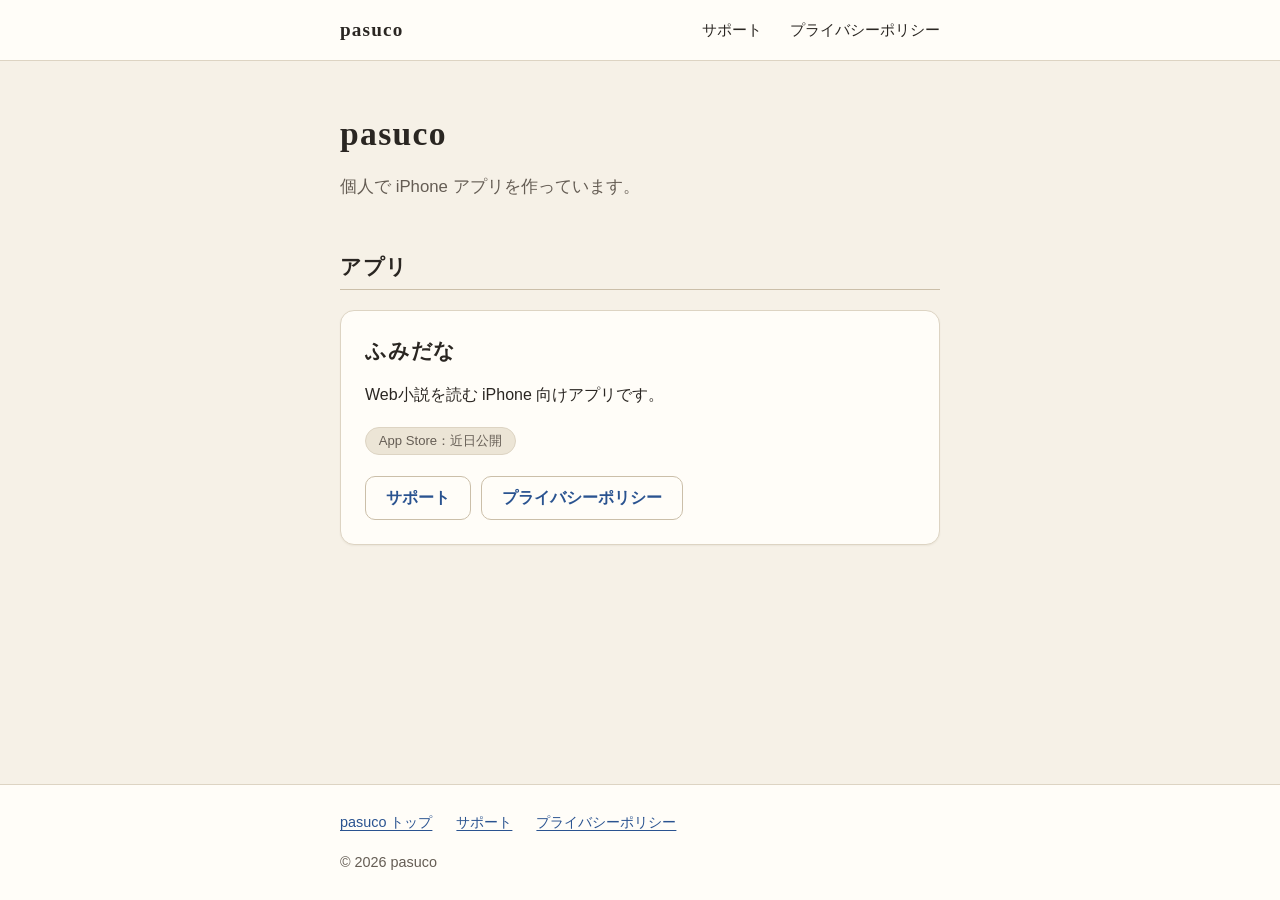
<file: index.html>
<!DOCTYPE html>
<html lang="ja">
<head>
<meta charset="utf-8">
<meta name="viewport" content="width=device-width, initial-scale=1">
<meta name="color-scheme" content="light dark">
<meta name="theme-color" content="#fffdf8" media="(prefers-color-scheme: light)">
<meta name="theme-color" content="#1f2125" media="(prefers-color-scheme: dark)">
<title>pasuco</title>
<meta name="description" content="pasuco のアプリ紹介ページ。ふみだなのサポートとプライバシーポリシー。">
<link rel="stylesheet" href="./styles.css">
</head>
<body>
<header class="site"><div class="wrap">
<a class="brand" href="./index.html">pasuco</a>
<nav aria-label="メイン"><a href="./novel-reader/support/">サポート</a><a href="./novel-reader/privacy/">プライバシーポリシー</a></nav>
</div></header>
<main class="wrap">
<h1>pasuco</h1>
<p class="lead">個人で iPhone アプリを作っています。</p>

<h2>アプリ</h2>
<section class="card">
<h3>ふみだな</h3>
<p>Web小説を読む iPhone 向けアプリです。</p>
<p><span class="badge">App Store：近日公開</span></p>
<ul class="links">
<li><a class="button secondary" href="./novel-reader/support/">サポート</a></li>
<li><a class="button secondary" href="./novel-reader/privacy/">プライバシーポリシー</a></li>
</ul>
</section>
</main>
<footer class="site"><div class="wrap">
<nav aria-label="フッター"><a href="./index.html" aria-current="page">pasuco トップ</a><a href="./novel-reader/support/">サポート</a><a href="./novel-reader/privacy/">プライバシーポリシー</a></nav>
<p>&copy; 2026 pasuco</p>
</div></footer>
</body>
</html>
</file>
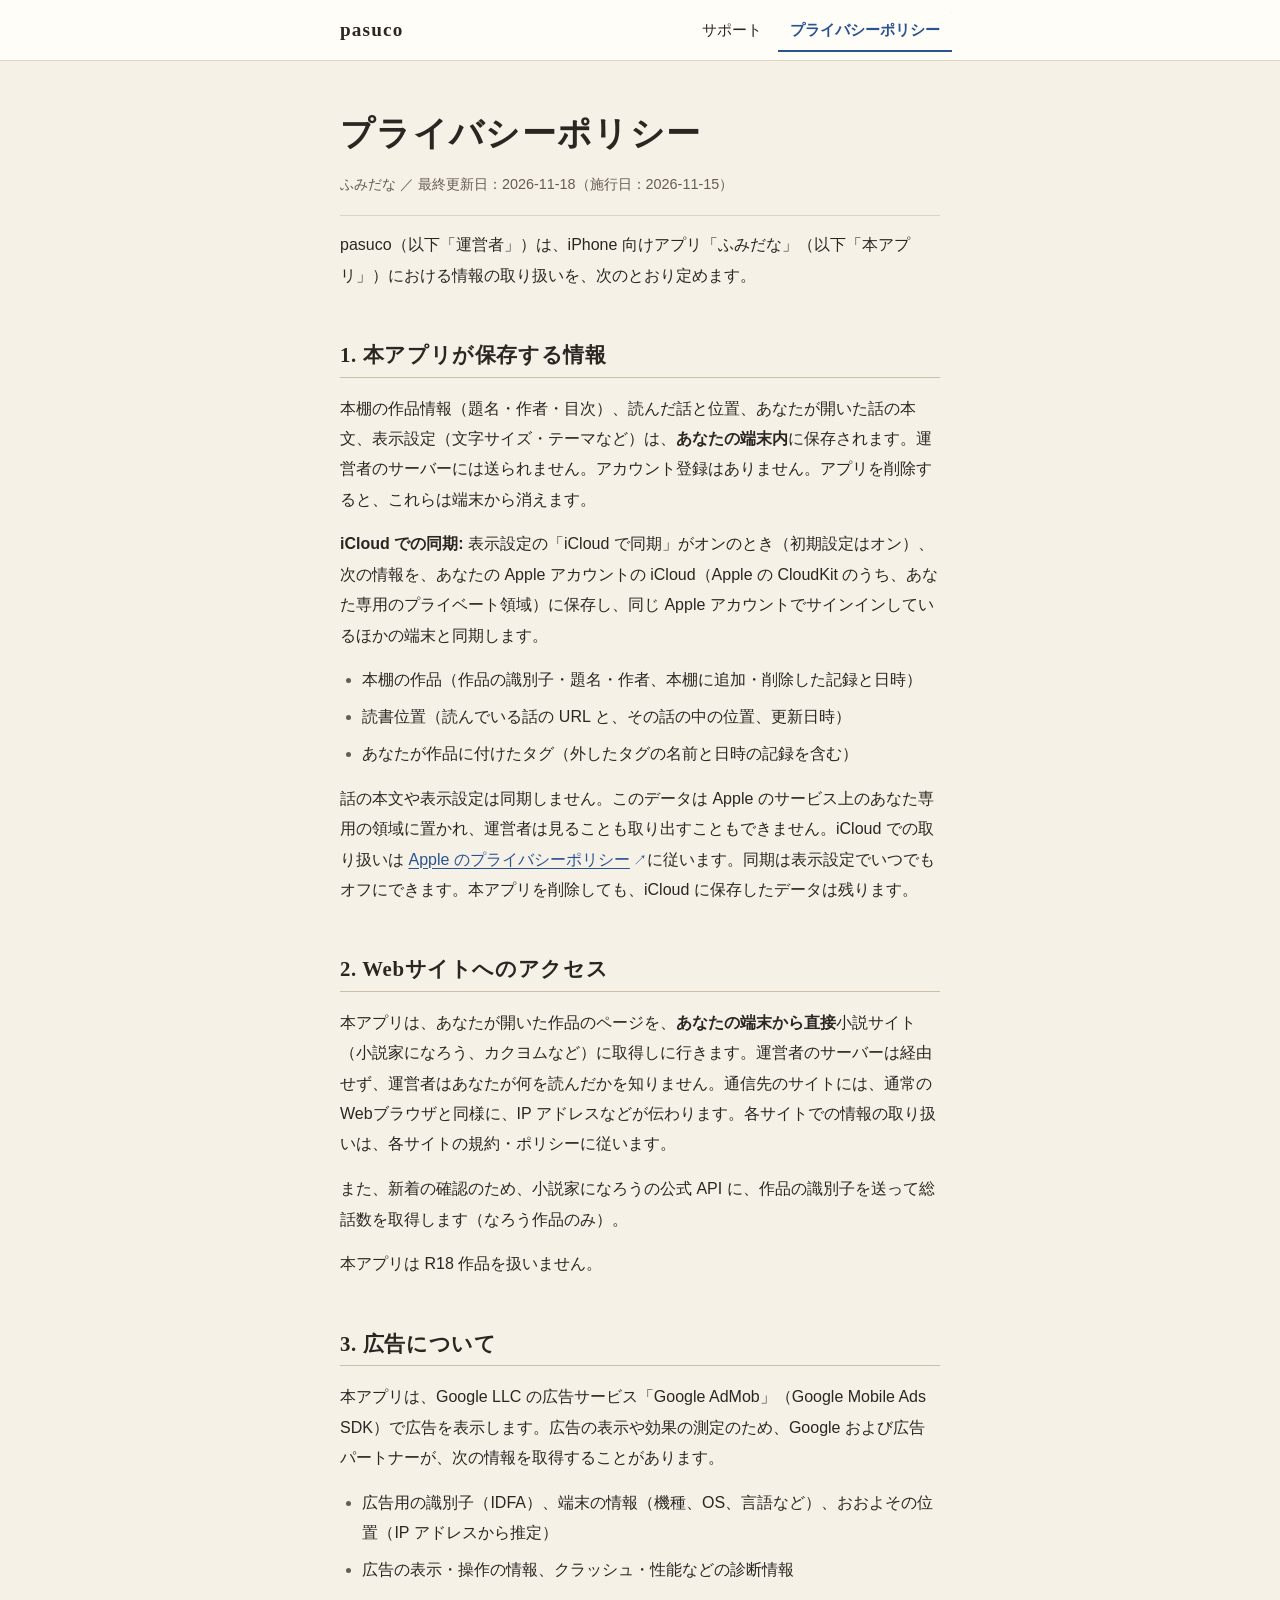
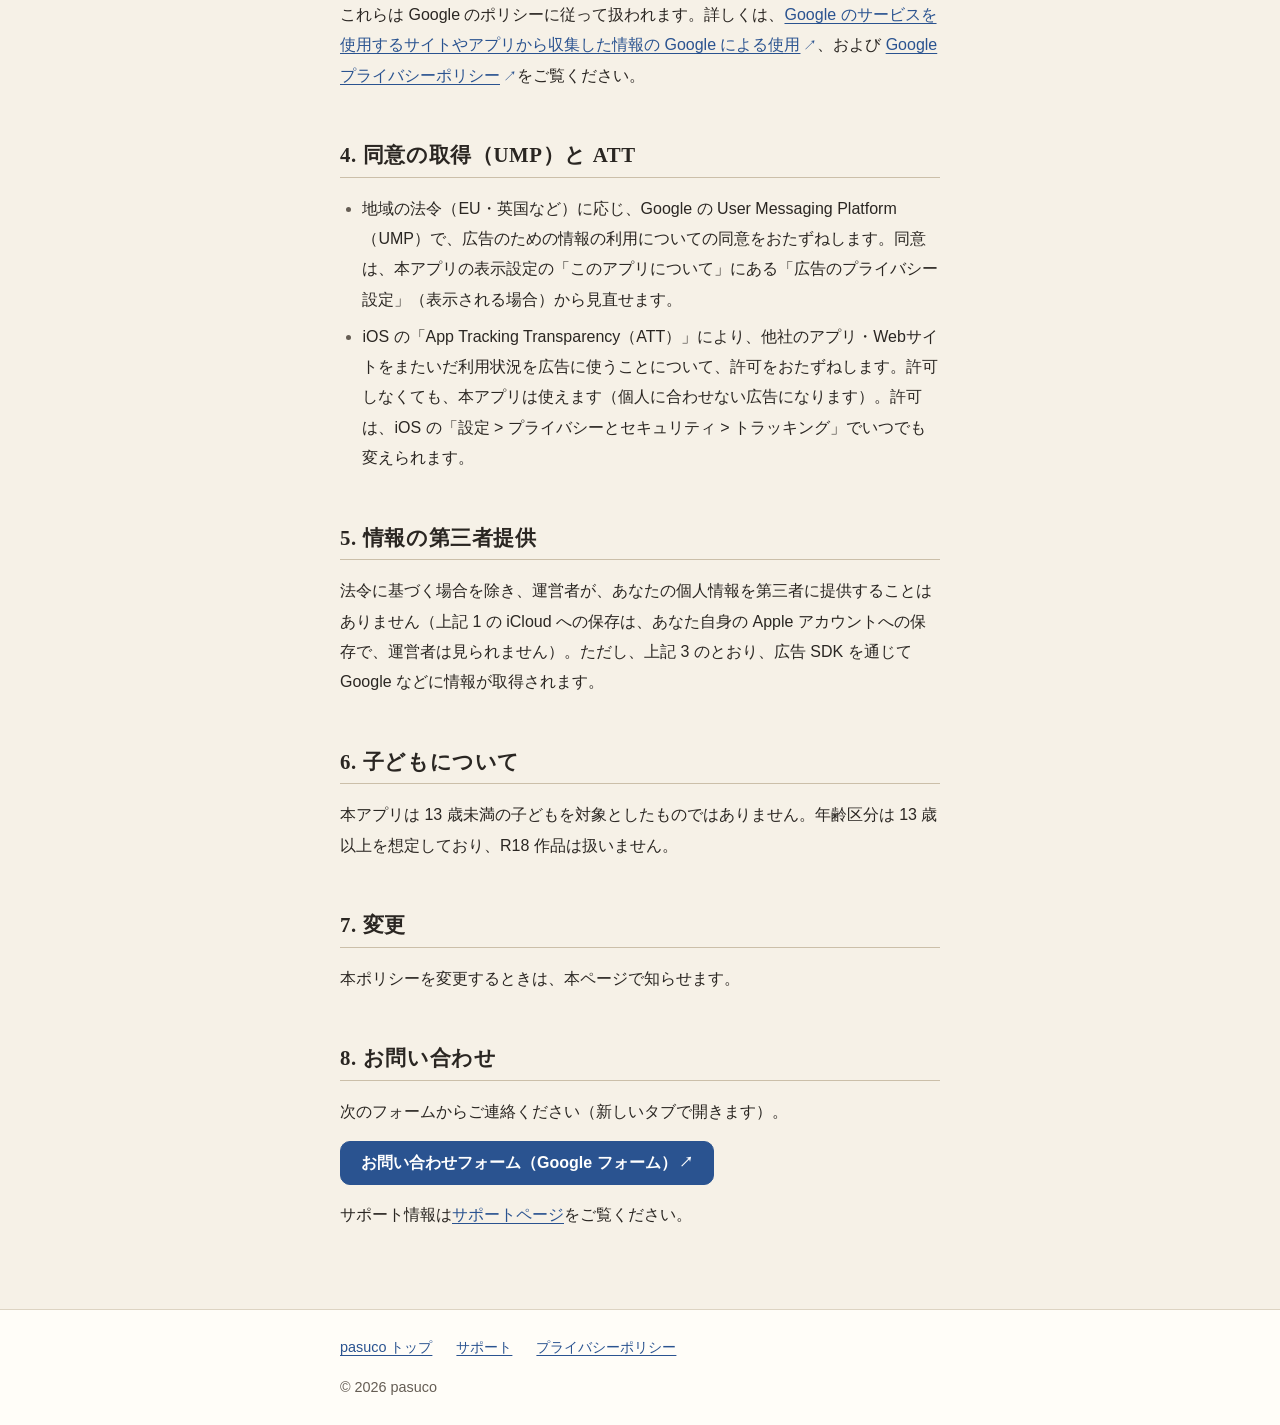
<file: novel-reader/privacy/index.html>
<!DOCTYPE html>
<html lang="ja">
<head>
<meta charset="utf-8">
<meta name="viewport" content="width=device-width, initial-scale=1">
<meta name="color-scheme" content="light dark">
<meta name="theme-color" content="#fffdf8" media="(prefers-color-scheme: light)">
<meta name="theme-color" content="#1f2125" media="(prefers-color-scheme: dark)">
<title>プライバシーポリシー - ふみだな - Web小説リーダー</title>
<meta name="description" content="ふみだなのプライバシーポリシー。">
<link rel="stylesheet" href="../../styles.css">
</head>
<body>
<header class="site"><div class="wrap">
<a class="brand" href="../../index.html">pasuco</a>
<nav aria-label="メイン"><a href="../../novel-reader/support/">サポート</a><a href="../../novel-reader/privacy/" aria-current="page">プライバシーポリシー</a></nav>
</div></header>
<main class="wrap">
<h1>プライバシーポリシー</h1>
<p class="meta">ふみだな ／ 最終更新日：2026-11-18（施行日：2026-11-15）</p>

<p>pasuco（以下「運営者」）は、iPhone 向けアプリ「ふみだな」（以下「本アプリ」）における情報の取り扱いを、次のとおり定めます。</p>

<h2>1. 本アプリが保存する情報</h2>
<p>本棚の作品情報（題名・作者・目次）、読んだ話と位置、あなたが開いた話の本文、表示設定（文字サイズ・テーマなど）は、<strong>あなたの端末内</strong>に保存されます。運営者のサーバーには送られません。アカウント登録はありません。アプリを削除すると、これらは端末から消えます。</p>
<p><strong>iCloud での同期:</strong> 表示設定の「iCloud で同期」がオンのとき（初期設定はオン）、次の情報を、あなたの Apple アカウントの iCloud（Apple の CloudKit のうち、あなた専用のプライベート領域）に保存し、同じ Apple アカウントでサインインしているほかの端末と同期します。</p>
<ul>
<li>本棚の作品（作品の識別子・題名・作者、本棚に追加・削除した記録と日時）</li>
<li>読書位置（読んでいる話の URL と、その話の中の位置、更新日時）</li>
<li>あなたが作品に付けたタグ（外したタグの名前と日時の記録を含む）</li>
</ul>
<p>話の本文や表示設定は同期しません。このデータは Apple のサービス上のあなた専用の領域に置かれ、運営者は見ることも取り出すこともできません。iCloud での取り扱いは <a href="https://www.apple.com/jp/legal/privacy/" target="_blank" rel="noopener noreferrer">Apple のプライバシーポリシー</a>に従います。同期は表示設定でいつでもオフにできます。本アプリを削除しても、iCloud に保存したデータは残ります。</p>

<h2>2. Webサイトへのアクセス</h2>
<p>本アプリは、あなたが開いた作品のページを、<strong>あなたの端末から直接</strong>小説サイト（小説家になろう、カクヨムなど）に取得しに行きます。運営者のサーバーは経由せず、運営者はあなたが何を読んだかを知りません。通信先のサイトには、通常のWebブラウザと同様に、IP アドレスなどが伝わります。各サイトでの情報の取り扱いは、各サイトの規約・ポリシーに従います。</p>
<p>また、新着の確認のため、小説家になろうの公式 API に、作品の識別子を送って総話数を取得します（なろう作品のみ）。</p>
<p>本アプリは R18 作品を扱いません。</p>

<h2>3. 広告について</h2>
<p>本アプリは、Google LLC の広告サービス「Google AdMob」（Google Mobile Ads SDK）で広告を表示します。広告の表示や効果の測定のため、Google および広告パートナーが、次の情報を取得することがあります。</p>
<ul>
<li>広告用の識別子（IDFA）、端末の情報（機種、OS、言語など）、おおよその位置（IP アドレスから推定）</li>
<li>広告の表示・操作の情報、クラッシュ・性能などの診断情報</li>
</ul>
<p>これらは Google のポリシーに従って扱われます。詳しくは、<a href="https://policies.google.com/technologies/partner-sites" target="_blank" rel="noopener noreferrer">Google のサービスを使用するサイトやアプリから収集した情報の Google による使用</a>、および <a href="https://policies.google.com/privacy" target="_blank" rel="noopener noreferrer">Google プライバシーポリシー</a>をご覧ください。</p>

<h2>4. 同意の取得（UMP）と ATT</h2>
<ul>
<li>地域の法令（EU・英国など）に応じ、Google の User Messaging Platform（UMP）で、広告のための情報の利用についての同意をおたずねします。同意は、本アプリの表示設定の「このアプリについて」にある「広告のプライバシー設定」（表示される場合）から見直せます。</li>
<li>iOS の「App Tracking Transparency（ATT）」により、他社のアプリ・Webサイトをまたいだ利用状況を広告に使うことについて、許可をおたずねします。許可しなくても、本アプリは使えます（個人に合わせない広告になります）。許可は、iOS の「設定 &gt; プライバシーとセキュリティ &gt; トラッキング」でいつでも変えられます。</li>
</ul>

<h2>5. 情報の第三者提供</h2>
<p>法令に基づく場合を除き、運営者が、あなたの個人情報を第三者に提供することはありません（上記 1 の iCloud への保存は、あなた自身の Apple アカウントへの保存で、運営者は見られません）。ただし、上記 3 のとおり、広告 SDK を通じて Google などに情報が取得されます。</p>

<h2>6. 子どもについて</h2>
<p>本アプリは 13 歳未満の子どもを対象としたものではありません。年齢区分は 13 歳以上を想定しており、R18 作品は扱いません。</p>

<h2>7. 変更</h2>
<p>本ポリシーを変更するときは、本ページで知らせます。</p>

<h2>8. お問い合わせ</h2>
<p>次のフォームからご連絡ください（新しいタブで開きます）。</p>
<p><a class="button" href="https://docs.google.com/forms/d/e/1FAIpQLSeGbAbkDgbPJ3R5X0E_Kls02hlhzSCrILby9sFgOfRoCjpERg/viewform" target="_blank" rel="noopener noreferrer">お問い合わせフォーム（Google フォーム）</a></p>
<p>サポート情報は<a href="../support/">サポートページ</a>をご覧ください。</p>
</main>
<footer class="site"><div class="wrap">
<nav aria-label="フッター"><a href="../../index.html">pasuco トップ</a><a href="../../novel-reader/support/">サポート</a><a href="../../novel-reader/privacy/" aria-current="page">プライバシーポリシー</a></nav>
<p>&copy; 2026 pasuco</p>
</div></footer>
</body>
</html>
</file>
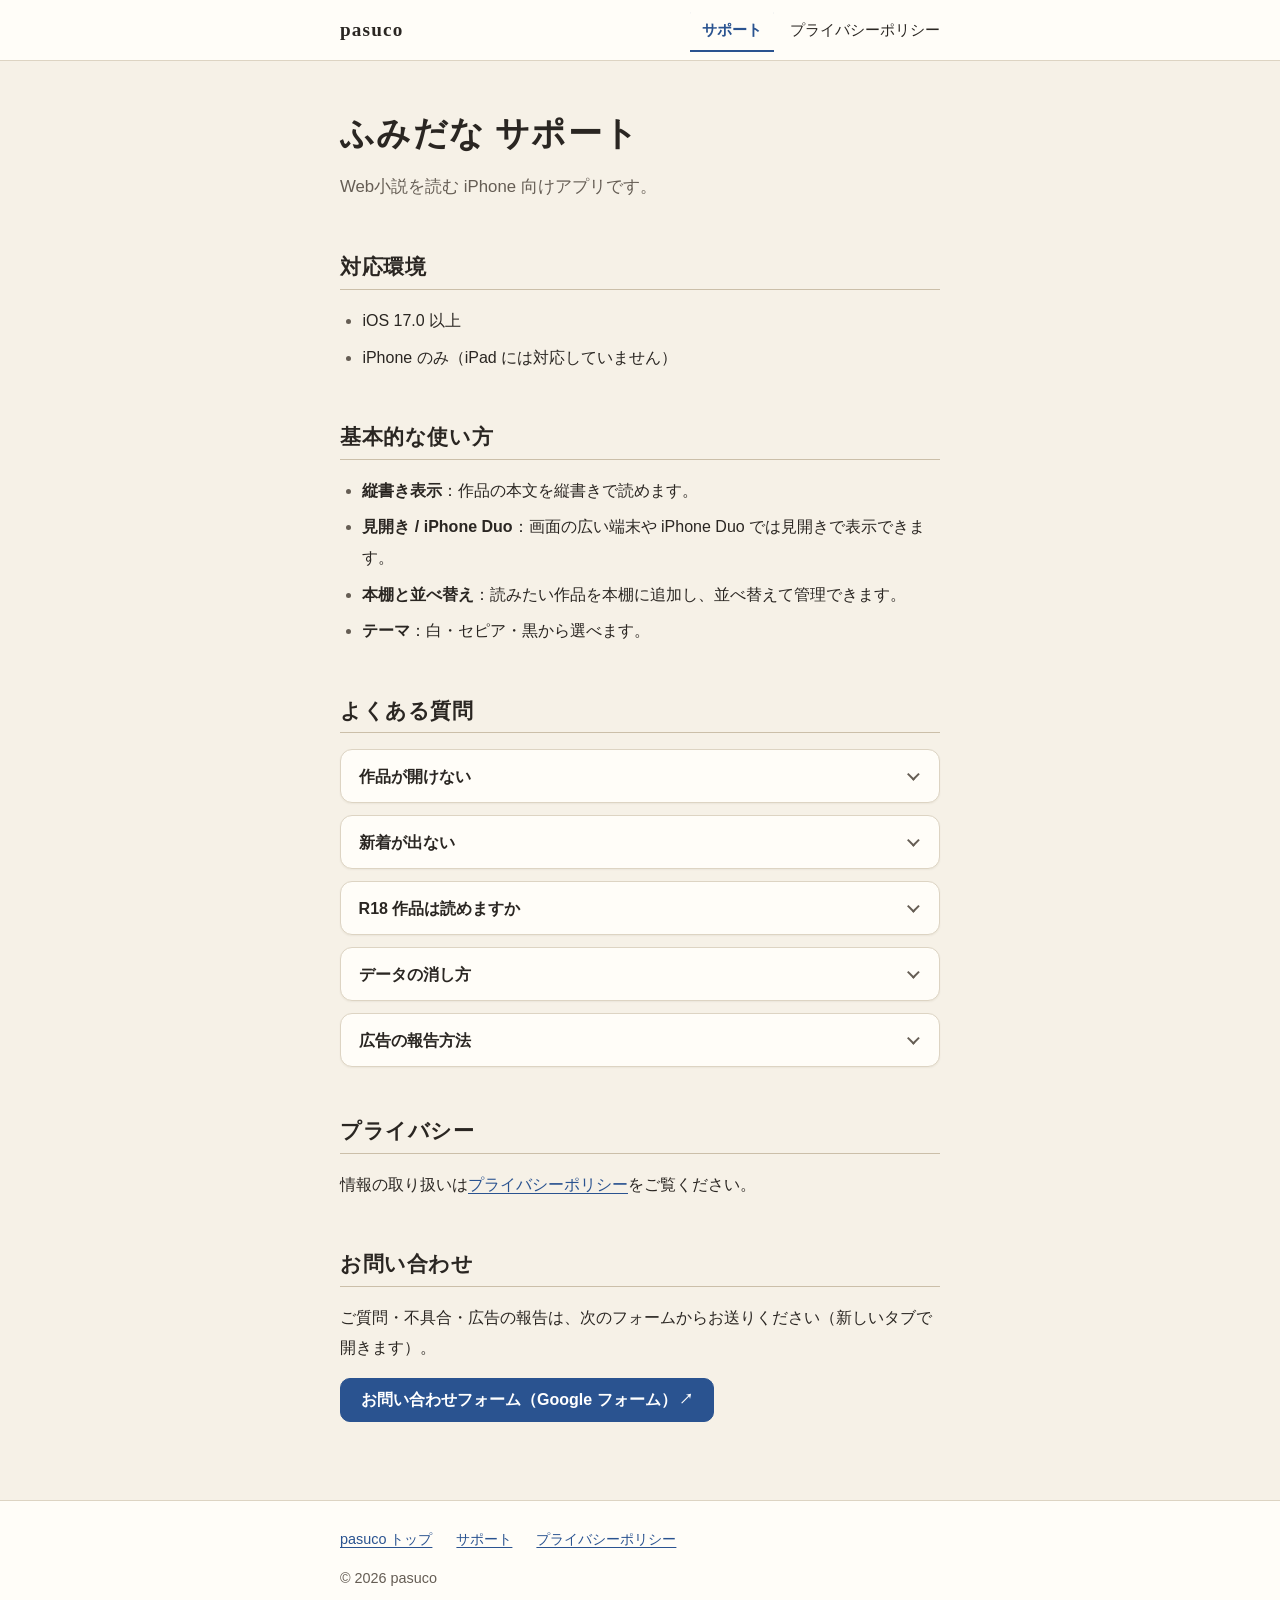
<file: novel-reader/support/index.html>
<!DOCTYPE html>
<html lang="ja">
<head>
<meta charset="utf-8">
<meta name="viewport" content="width=device-width, initial-scale=1">
<meta name="color-scheme" content="light dark">
<meta name="theme-color" content="#fffdf8" media="(prefers-color-scheme: light)">
<meta name="theme-color" content="#1f2125" media="(prefers-color-scheme: dark)">
<title>サポート - ふみだな - Web小説リーダー</title>
<meta name="description" content="ふみだなの使い方、よくある質問、お問い合わせ。">
<link rel="stylesheet" href="../../styles.css">
</head>
<body>
<header class="site"><div class="wrap">
<a class="brand" href="../../index.html">pasuco</a>
<nav aria-label="メイン"><a href="../../novel-reader/support/" aria-current="page">サポート</a><a href="../../novel-reader/privacy/">プライバシーポリシー</a></nav>
</div></header>
<main class="wrap">
<h1>ふみだな サポート</h1>
<p class="lead">Web小説を読む iPhone 向けアプリです。</p>

<h2>対応環境</h2>
<ul>
<li>iOS 17.0 以上</li>
<li>iPhone のみ（iPad には対応していません）</li>
</ul>

<h2>基本的な使い方</h2>
<ul>
<li><strong>縦書き表示</strong>：作品の本文を縦書きで読めます。</li>
<li><strong>見開き / iPhone Duo</strong>：画面の広い端末や iPhone Duo では見開きで表示できます。</li>
<li><strong>本棚と並べ替え</strong>：読みたい作品を本棚に追加し、並べ替えて管理できます。</li>
<li><strong>テーマ</strong>：白・セピア・黒から選べます。</li>
</ul>

<h2>よくある質問</h2>

<details>
<summary>作品が開けない</summary>
<p>通信状況をご確認のうえ、しばらくしてからもう一度お試しください。作品の公開が停止・削除されている場合や、小説サイト側の仕様が変わった場合にも開けないことがあります。R18 作品は対象外です（下記参照）。改善しない場合は、作品名またはページの種類を添えて<a href="https://docs.google.com/forms/d/e/1FAIpQLSeGbAbkDgbPJ3R5X0E_Kls02hlhzSCrILby9sFgOfRoCjpERg/viewform" target="_blank" rel="noopener noreferrer">お問い合わせフォーム</a>からお知らせください。</p>
</details>

<details>
<summary>新着が出ない</summary>
<p>小説家になろうの作品は、アプリが新着を確認します。確認のタイミングは iOS が決めるため、すぐには反映されないことがあります。本棚から更新すると、その場で確認できます。カクヨムの作品は、作品ページを開いたときに更新されます。本アプリは、先読みや一括ダウンロードは行いません。</p>
</details>

<details>
<summary>R18 作品は読めますか</summary>
<p>R18 作品は対象外です。小説家になろうの novel18 などは開けません。カクヨムはサイト規約上 R15 相当までで、R18 はないものとして扱います。</p>
</details>

<details>
<summary>データの消し方</summary>
<p>本棚・読書位置・設定などのデータは、お使いの端末内に保存されています。アカウントはありません。アプリを削除すると、端末内のデータも消えます。</p>
<p>表示設定の「iCloud で同期」がオン（初期設定）のときは、本棚の作品・読書位置・タグが、お使いの Apple アカウントの iCloud にも保存されます。アプリを削除しても iCloud 側のデータは残ります。同期が不要な場合は、表示設定でオフにしてください。詳しくは<a href="../privacy/">プライバシーポリシー</a>をご覧ください。</p>
</details>

<details>
<summary>広告の報告方法</summary>
<p>不適切な広告を見つけた場合は、広告に表示される AdChoices のアイコン（ⓘ など）から Google に報告できます。あわせて、<a href="https://docs.google.com/forms/d/e/1FAIpQLSeGbAbkDgbPJ3R5X0E_Kls02hlhzSCrILby9sFgOfRoCjpERg/viewform" target="_blank" rel="noopener noreferrer">お問い合わせフォーム</a>からも、広告の内容や表示された状況をお知らせください。</p>
</details>

<h2>プライバシー</h2>
<p>情報の取り扱いは<a href="../privacy/">プライバシーポリシー</a>をご覧ください。</p>

<h2>お問い合わせ</h2>
<p>ご質問・不具合・広告の報告は、次のフォームからお送りください（新しいタブで開きます）。</p>
<p><a class="button" href="https://docs.google.com/forms/d/e/1FAIpQLSeGbAbkDgbPJ3R5X0E_Kls02hlhzSCrILby9sFgOfRoCjpERg/viewform" target="_blank" rel="noopener noreferrer">お問い合わせフォーム（Google フォーム）</a></p>
</main>
<footer class="site"><div class="wrap">
<nav aria-label="フッター"><a href="../../index.html">pasuco トップ</a><a href="../../novel-reader/support/" aria-current="page">サポート</a><a href="../../novel-reader/privacy/">プライバシーポリシー</a></nav>
<p>&copy; 2026 pasuco</p>
</div></footer>
</body>
</html>
</file>
<file: styles.css>
/* pasuco — 共通スタイル（ビルド不要・外部リソースなし） */

:root {
  /* ライト：落ち着いた紙の色味 */
  --bg: #f6f1e7;
  --surface: #fffdf8;
  --fg: #2a2622;
  --muted: #655d54;
  --accent: #2a5390;
  --accent-hover: #1d3d6e;
  --on-accent: #ffffff;
  --border: #ddd4c3;
  --rule: #cbbfa9;
  --tint: #ece5d6;
  --shadow: 0 1px 2px rgba(60, 45, 20, .06);

  --serif: "Hiragino Mincho ProN", "Yu Mincho", YuMincho, "Noto Serif JP", serif;
  --sans: -apple-system, BlinkMacSystemFont, "Hiragino Sans", "Hiragino Kaku Gothic ProN", "Yu Gothic", Meiryo, sans-serif;
  --measure: 40rem;
}

@media (prefers-color-scheme: dark) {
  :root {
    --bg: #17181b;
    --surface: #1f2125;
    --fg: #e7e3da;
    --muted: #a8a49b;
    --accent: #9dbdea;
    --accent-hover: #bdd3f3;
    --on-accent: #12161d;
    --border: #33363c;
    --rule: #454850;
    --tint: #262930;
    --shadow: none;
  }
}

*, *::before, *::after { box-sizing: border-box; }

html {
  -webkit-text-size-adjust: 100%;
  text-size-adjust: 100%;
  scroll-padding-top: 1rem;
}

body {
  margin: 0;
  min-height: 100vh;
  min-height: 100dvh;
  display: flex;
  flex-direction: column;
  background: var(--bg);
  color: var(--fg);
  font-family: var(--sans);
  font-size: 1rem;
  line-height: 1.9;
  font-feature-settings: "palt" 0;
  overflow-wrap: anywhere;
  line-break: strict;
}

main { flex: 1 0 auto; width: 100%; }

.wrap {
  max-width: var(--measure);
  margin: 0 auto;
  padding: 2rem 1.25rem 4rem;
}

/* ---------- リンク ---------- */

a {
  color: var(--accent);
  text-decoration-thickness: 1px;
  text-underline-offset: .2em;
}
a:hover { color: var(--accent-hover); text-decoration-thickness: 2px; }

a:focus-visible,
summary:focus-visible {
  outline: 2px solid var(--accent);
  outline-offset: 3px;
  border-radius: 4px;
}

/* 新しいタブで開くリンクの目印 */
a[target="_blank"]::after {
  content: "↗";
  display: inline-block;
  margin-left: .2em;
  font-size: .85em;
  text-decoration: none;
}

/* ---------- ヘッダー ---------- */

header.site {
  background: var(--surface);
  border-bottom: 1px solid var(--border);
}
header.site .wrap {
  padding-top: .5rem;
  padding-bottom: .5rem;
  display: flex;
  flex-wrap: wrap;
  align-items: center;
  justify-content: space-between;
  gap: 0 1rem;
}
header.site .brand {
  display: inline-flex;
  align-items: center;
  min-height: 2.75rem;
  font-family: var(--serif);
  font-size: 1.2rem;
  font-weight: 700;
  letter-spacing: .06em;
  color: var(--fg);
  text-decoration: none;
}
header.site nav {
  display: flex;
  flex-wrap: wrap;
  gap: 0 .25rem;
  margin: 0 -.75rem;
}
header.site nav a {
  display: inline-flex;
  align-items: center;
  min-height: 2.75rem;
  padding: 0 .75rem;
  border-radius: 8px;
  font-size: .95rem;
  color: var(--fg);
  text-decoration: none;
}
header.site nav a:hover { background: var(--tint); color: var(--fg); }
header.site nav a[aria-current="page"] {
  color: var(--accent);
  font-weight: 600;
  box-shadow: inset 0 -2px 0 var(--accent);
  border-radius: 8px 8px 0 0;
}

/* ---------- 見出し・本文 ---------- */

h1, h2, h3 { line-height: 1.5; font-feature-settings: "palt"; }

h1 {
  font-family: var(--serif);
  font-size: clamp(1.6rem, 1.3rem + 1.6vw, 2.1rem);
  font-weight: 700;
  letter-spacing: .04em;
  margin: 1rem 0 .75rem;
}

h2 {
  font-family: var(--serif);
  font-size: 1.3rem;
  font-weight: 700;
  letter-spacing: .03em;
  margin: 3rem 0 1rem;
  padding-bottom: .4rem;
  border-bottom: 1px solid var(--rule);
}

h3 { font-size: 1.1rem; margin: 1.75rem 0 .5rem; }

p, ul, ol, dl { margin: .9rem 0; }
ul, ol { padding-left: 1.4em; }
li { margin: .4rem 0; }
li::marker { color: var(--muted); }
strong { font-weight: 700; }

.lead {
  color: var(--muted);
  font-size: 1.05rem;
  margin-top: 0;
}

.meta {
  color: var(--muted);
  font-size: .9rem;
  margin-top: 0;
  padding-bottom: 1rem;
  border-bottom: 1px solid var(--border);
}

/* ---------- カード ---------- */

.card {
  background: var(--surface);
  border: 1px solid var(--border);
  border-radius: 14px;
  padding: 1.5rem;
  margin: 1.25rem 0;
  box-shadow: var(--shadow);
}
.card h2, .card h3 {
  margin-top: 0;
  border: 0;
  padding: 0;
  font-family: var(--serif);
  font-size: 1.3rem;
  letter-spacing: .04em;
}
.card > :last-child { margin-bottom: 0; }

.badge {
  display: inline-block;
  font-size: .82rem;
  line-height: 1.6;
  color: var(--muted);
  background: var(--tint);
  border: 1px solid var(--border);
  border-radius: 999px;
  padding: .15rem .8rem;
}

.links {
  list-style: none;
  padding: 0;
  display: flex;
  flex-wrap: wrap;
  gap: .6rem;
  margin-top: 1.25rem;
}
.links li { margin: 0; }

/* ---------- ボタン ---------- */

.button {
  display: inline-flex;
  align-items: center;
  justify-content: center;
  min-height: 2.75rem;
  padding: .45rem 1.25rem;
  border: 1px solid var(--accent);
  border-radius: 10px;
  background: var(--accent);
  color: var(--on-accent);
  font-weight: 600;
  line-height: 1.5;
  text-align: center;
  text-decoration: none;
}
.button:hover {
  background: var(--accent-hover);
  border-color: var(--accent-hover);
  color: var(--on-accent);
}
.button.secondary {
  background: transparent;
  color: var(--accent);
  border-color: var(--rule);
}
.button.secondary:hover {
  background: var(--tint);
  color: var(--accent-hover);
  border-color: var(--accent);
}

/* ---------- FAQ ---------- */

details {
  background: var(--surface);
  border: 1px solid var(--border);
  border-radius: 12px;
  margin: .75rem 0;
  box-shadow: var(--shadow);
}
summary {
  display: flex;
  align-items: center;
  gap: .75rem;
  min-height: 3.25rem;
  padding: .7rem 1.1rem;
  cursor: pointer;
  font-weight: 600;
  line-height: 1.6;
  list-style: none;
  border-radius: 12px;
}
summary::-webkit-details-marker { display: none; }
summary::after {
  content: "";
  flex: none;
  width: .55rem;
  height: .55rem;
  margin-left: auto;
  margin-right: .2rem;
  border-right: 2px solid var(--muted);
  border-bottom: 2px solid var(--muted);
  transform: translateY(-25%) rotate(45deg);
}
details[open] > summary::after { transform: translateY(25%) rotate(-135deg); }
summary:hover { background: var(--tint); }
details[open] > summary {
  border-bottom: 1px solid var(--border);
  border-radius: 12px 12px 0 0;
}
details > :not(summary) { margin-left: 1.1rem; margin-right: 1.1rem; }
details > :last-child { margin-bottom: 1rem; }

/* ---------- フッター ---------- */

footer.site {
  background: var(--surface);
  border-top: 1px solid var(--border);
  color: var(--muted);
  font-size: .9rem;
}
footer.site .wrap { padding-top: 1rem; padding-bottom: 1.5rem; }
footer.site nav {
  display: flex;
  flex-wrap: wrap;
  gap: 0 1.5rem;
}
footer.site nav a {
  display: inline-flex;
  align-items: center;
  min-height: 2.75rem;
}
footer.site p { margin: .25rem 0 0; }

/* ---------- 404 ---------- */

.notfound { text-align: center; padding-top: 4rem; }
.notfound .button { margin-top: 1rem; }

/* ---------- 狭い画面 ---------- */

@media (max-width: 30rem) {
  .wrap { padding: 1.5rem 1rem 3rem; }
  h2 { margin-top: 2.5rem; }
  .card { padding: 1.25rem; }
  .links .button, main > p > .button { width: 100%; }
  .links li { flex: 1 1 100%; }
}

@media print {
  header.site nav, footer.site nav { display: none; }
  details { break-inside: avoid; }
  body { background: #fff; color: #000; }
}
</file>
